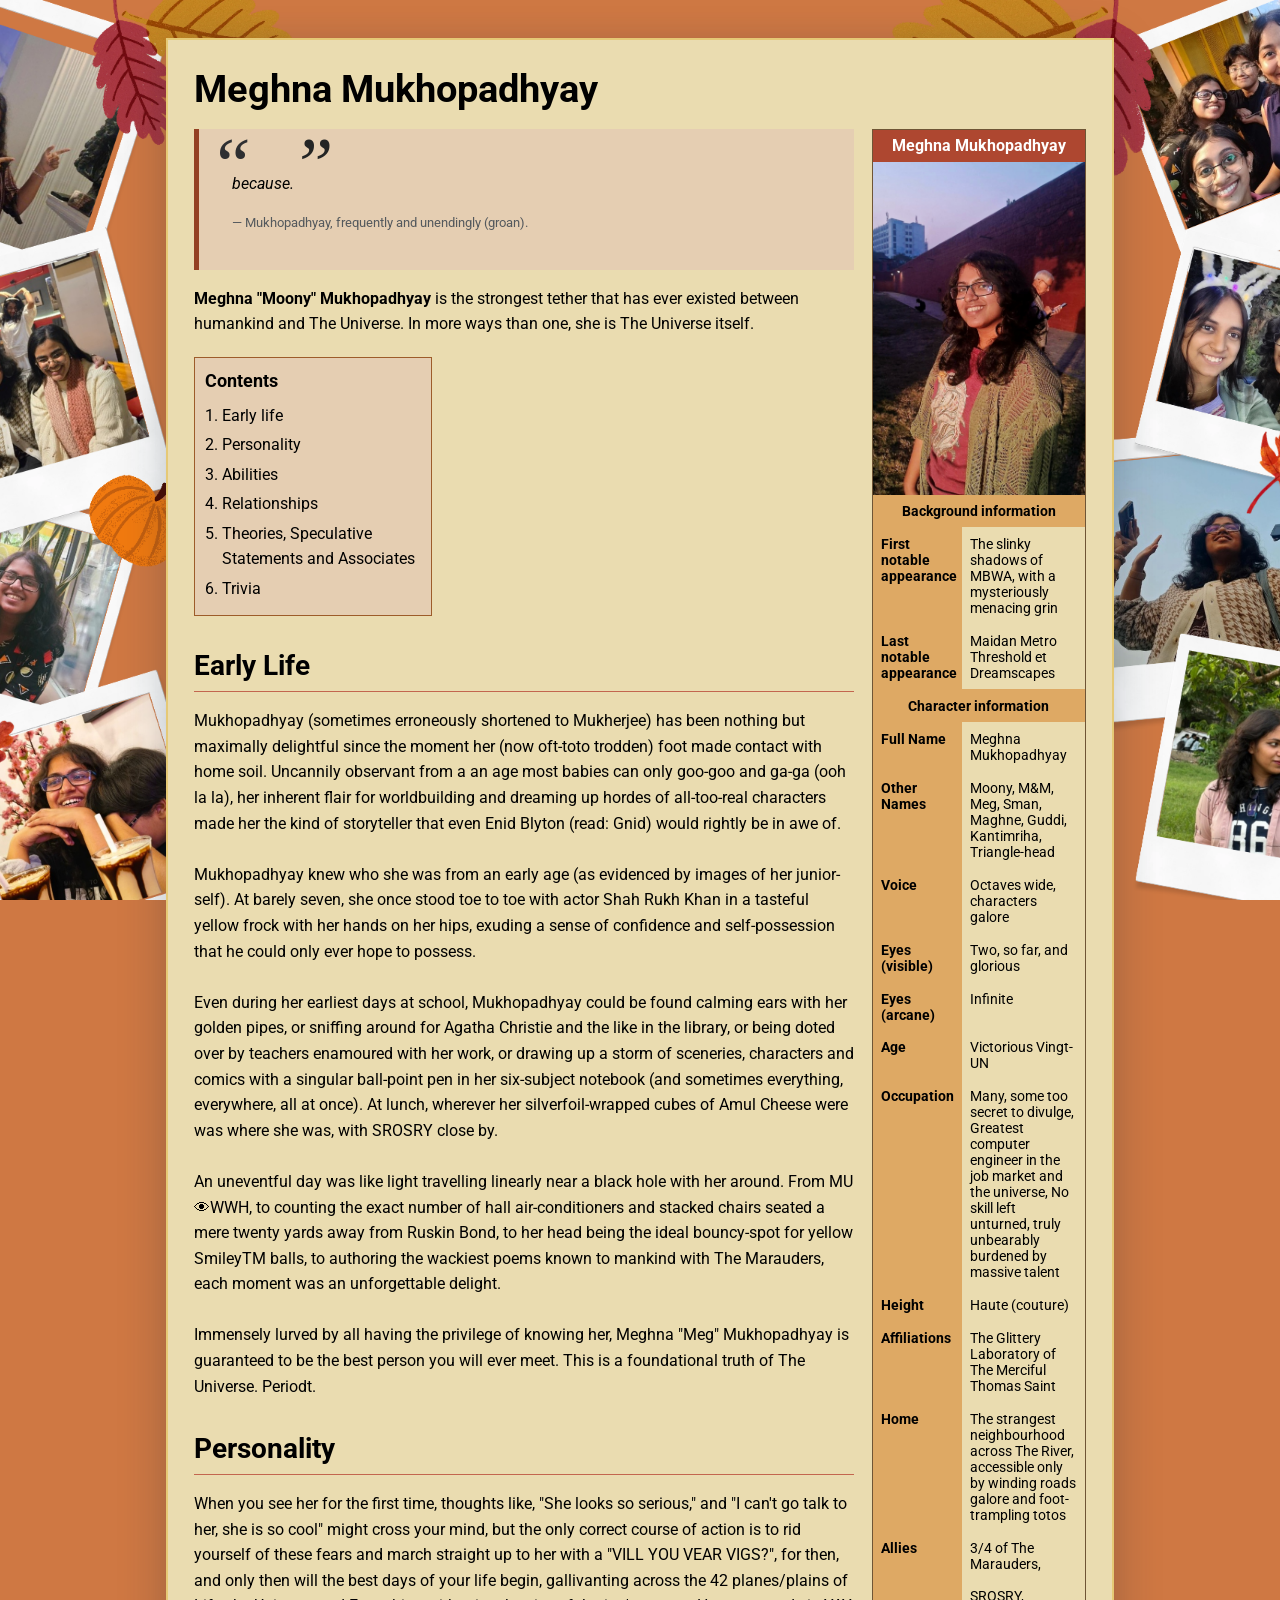
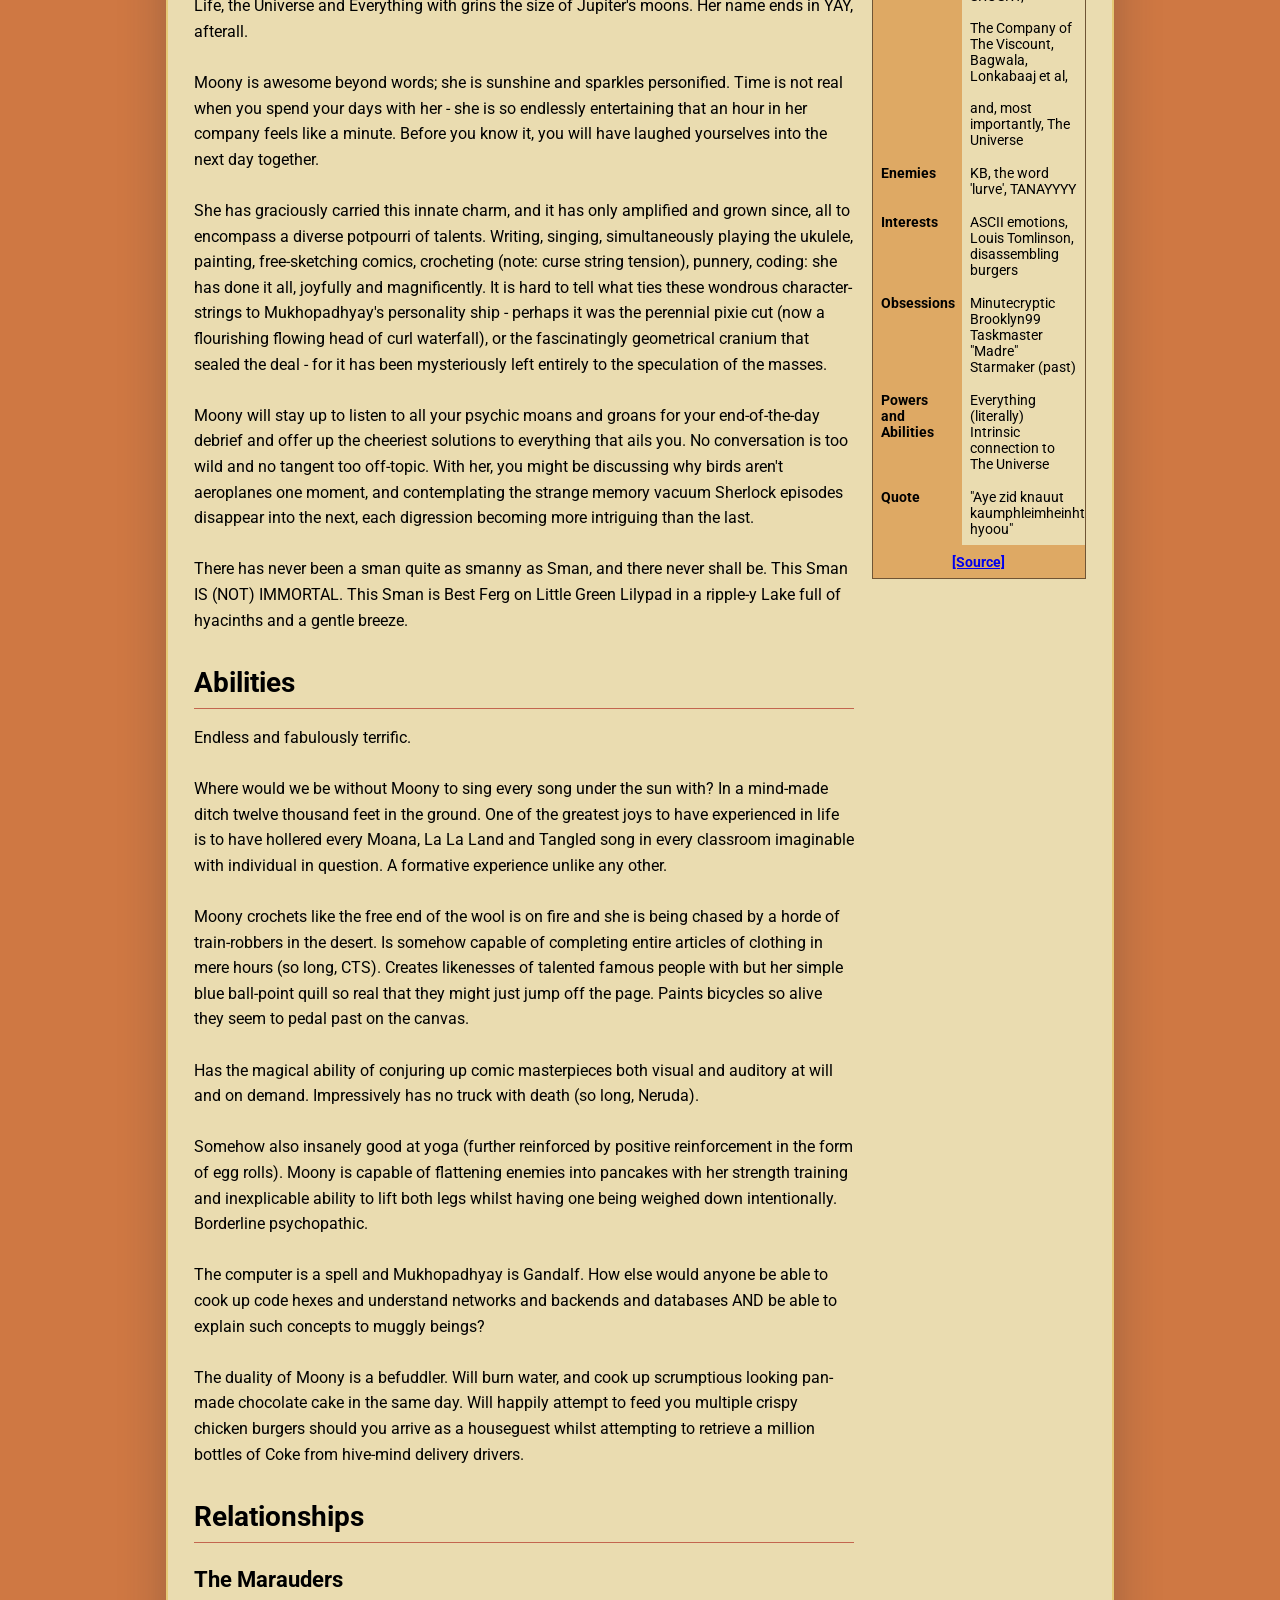
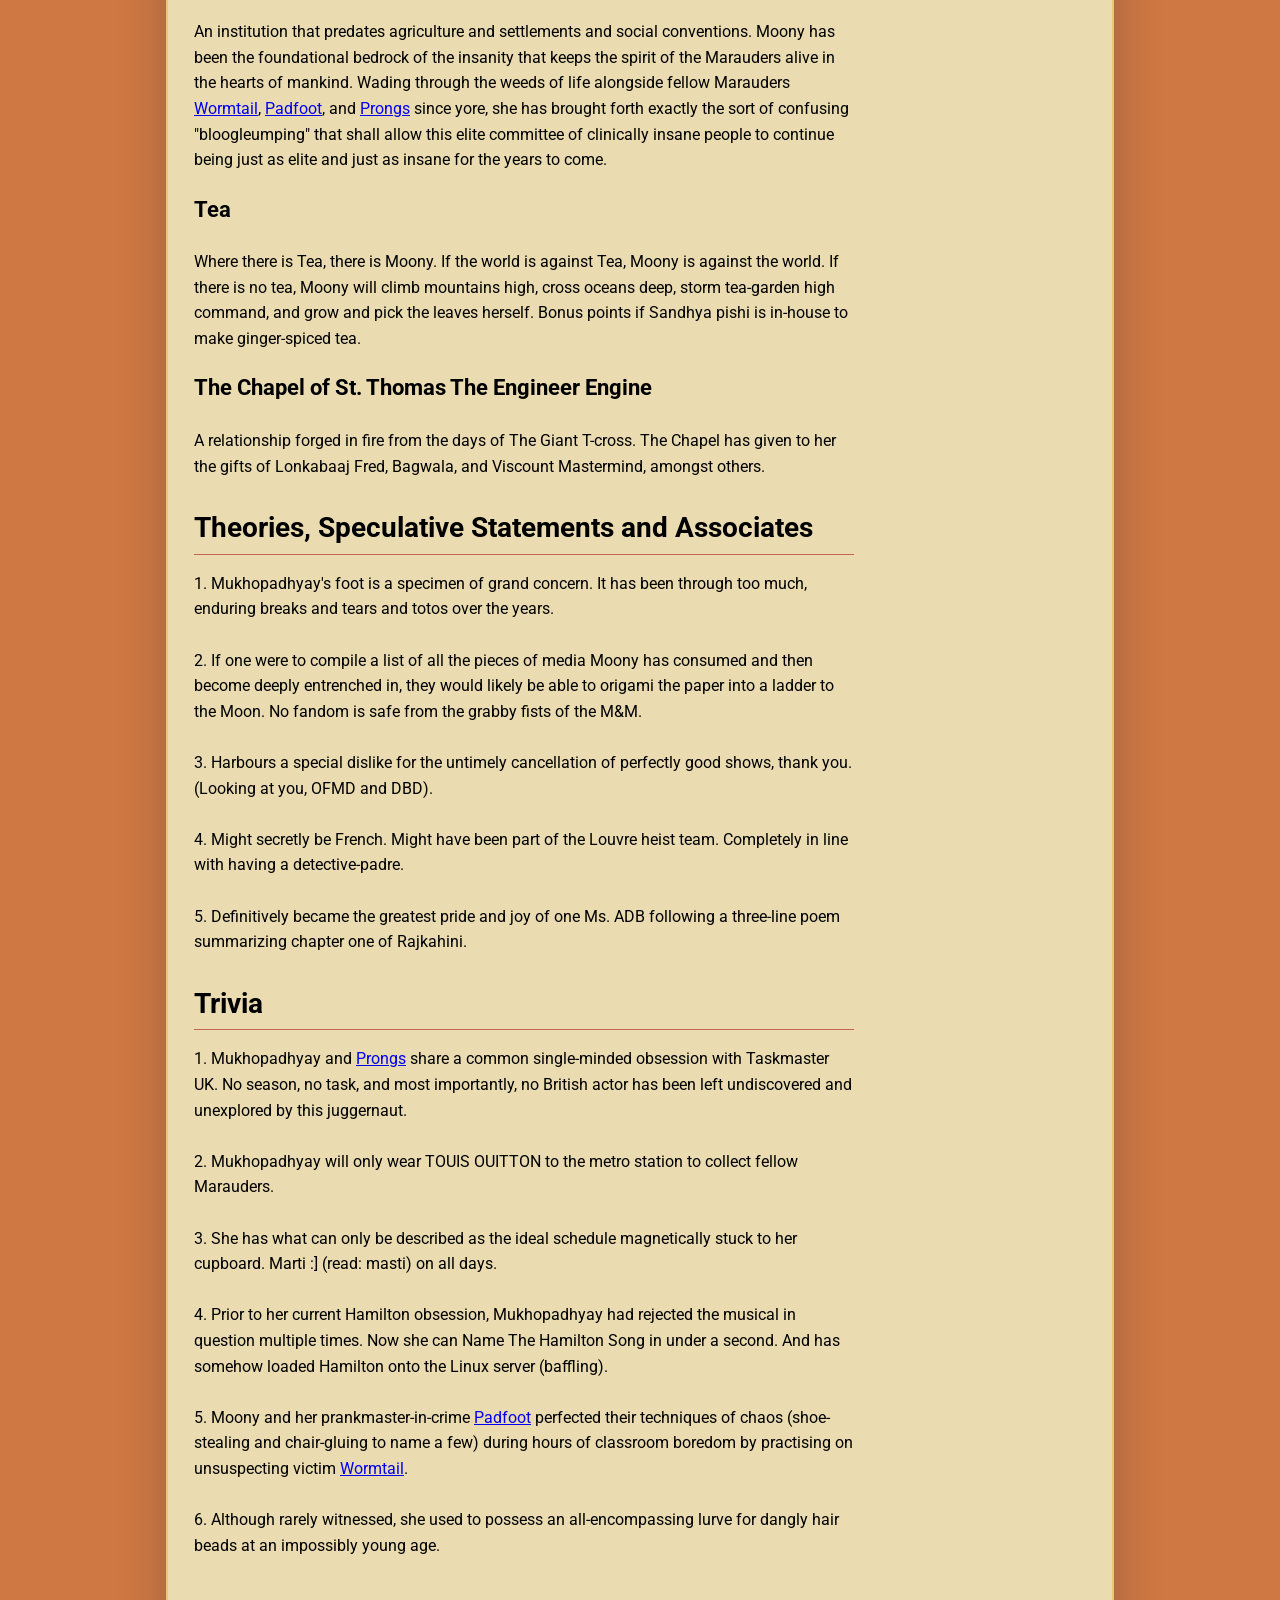
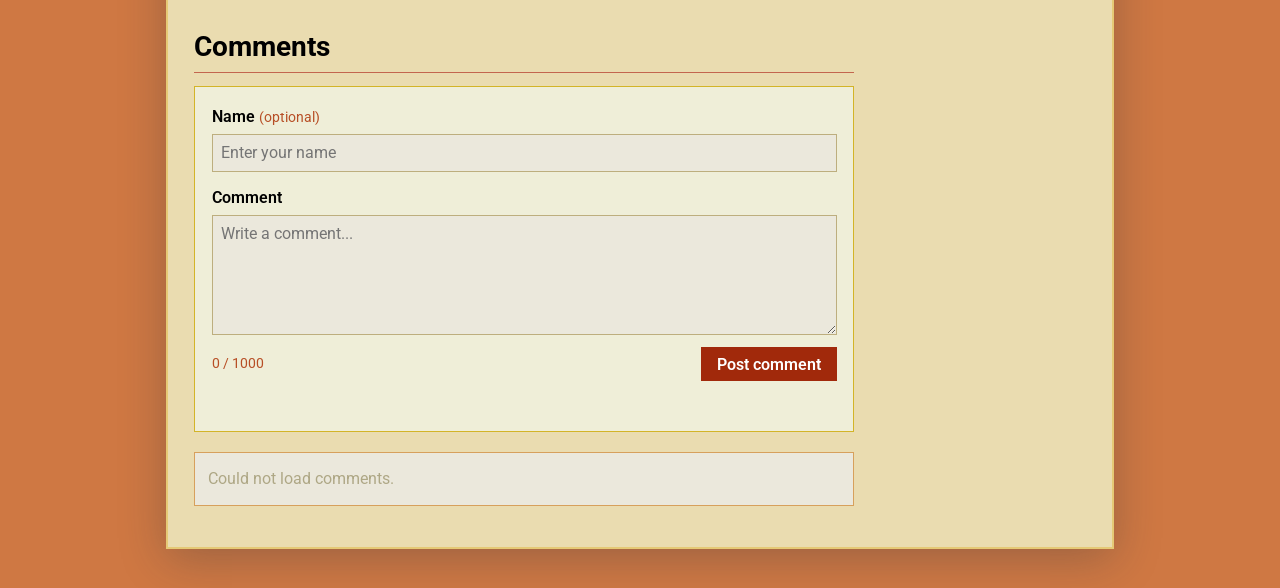
<file: index.html>
<!DOCTYPE html>
<html lang="en">
<head>
  <meta name="viewport" content="width=device-width, initial-scale=1.0">
  <meta charset="UTF-8">
  <title>Meghna Wiki</title>
  <link rel="stylesheet" href="style.css">
  <link rel="stylesheet" href="comments.css">
  <link rel="preconnect" href="https://fonts.googleapis.com">
  <link rel="preconnect" href="https://fonts.gstatic.com" crossorigin>
  <link href="https://fonts.googleapis.com/css2?family=Roboto:wght@400;500;700&display=swap" rel="stylesheet">
<link rel="stylesheet" href="style.css">

</head> 
<body>

<div class="page-bg">

  <div class="page-container">

    <h1 class="page-title">Meghna Mukhopadhyay</h1>

    <div class="page-layout">
      


      <!-- LEFT COLUMN -->
      <div class="main-content">
      <div class="quote-wiki">
      <p>because.</p>
      <span class="quote-source">— Mukhopadhyay, frequently and unendingly (groan).</span>
      </div>

        <p>
          <strong>Meghna "Moony" Mukhopadhyay</strong> is the strongest tether that has ever existed between humankind and The Universe. In more ways than 
          one, she is The Universe itself. 
        </p>

        <p>
        </p>

        <!-- CONTENTS -->
        <div class="contents-box">
          <div class="contents-title">Contents</div>
          <ol>
            <li>Early life</li>
            <li>Personality</li>
            <li>Abilities</li>
            <li>Relationships </li> 
            <li>Theories, Speculative Statements and Associates</li> 
            <li>Trivia</li>
          </ol>
        </div>

        <!-- ACTUAL CONTENT SECTIONS -->
        <h2>Early Life</h2>
        <p>
        
          Mukhopadhyay (sometimes erroneously shortened to Mukherjee) has been nothing but maximally delightful since the moment her (now oft-toto 
          trodden) foot made contact with home soil. Uncannily observant from a an age most babies can only goo-goo and ga-ga (ooh la la), her inherent
          flair for worldbuilding and dreaming up hordes of all-too-real characters made her the kind of storyteller that even Enid Blyton (read: Gnid) 
          would rightly be in awe of. 
          <br><br>
          Mukhopadhyay knew who she was from an early age (as evidenced by images of her junior-self). At barely seven, she once stood toe to toe with 
          actor Shah Rukh Khan in a tasteful yellow frock with her hands on her hips, exuding a sense of confidence and self-possession that he could 
          only ever hope to possess. 
          <br><br>
          Even during her earliest days at school, Mukhopadhyay could be found calming ears with her golden pipes, or sniffing around for Agatha Christie 
          and the like in the library, or being doted over by teachers enamoured with her work, or drawing up a storm of sceneries, characters and comics 
          with a singular ball-point pen in her six-subject notebook (and sometimes everything, everywhere, all at once). 
          At lunch, wherever her silverfoil-wrapped cubes of Amul Cheese were was where she was, with SROSRY close by. 
          <br><br>
          An uneventful day was like light travelling linearly near a black hole with her around. From MU👁WWH, to counting the exact number of hall air-conditioners 
          and stacked chairs seated a mere twenty yards away from Ruskin Bond, to her head being the ideal bouncy-spot for yellow SmileyTM balls, to authoring
          the wackiest poems known to mankind with The Marauders, each moment was an unforgettable delight. 
          <br><br>
          Immensely lurved by all having the privilege of knowing her, Meghna "Meg" Mukhopadhyay is guaranteed to be the best person you will ever meet. 
          This is a foundational truth of The Universe. Periodt.
        </p>

        <h2>Personality</h2>
        <p>
          When you see her for the first time, thoughts like, "She looks so serious," and "I can't go talk to her, she is so cool" might cross your mind, 
          but the only correct course of action is to rid yourself of these fears and march straight up to her with a "VILL YOU VEAR VIGS?", for then, and 
          only then will the best days of your life begin, gallivanting across the 42 planes/plains of Life, the Universe and Everything with grins the size
          of Jupiter's moons. Her name ends in YAY, afterall. 
          <br><br>
          Moony is awesome beyond words; she is sunshine and sparkles personified. Time is not real when you spend your days with her - she is so endlessly 
          entertaining that an hour in her company feels like a minute. Before you know it, you will have laughed yourselves into the next day together. 
          <br><br>
          She has graciously carried this innate charm, and it has only amplified and grown since, all to encompass a diverse potpourri of talents. Writing, 
          singing, simultaneously playing the ukulele, painting, free-sketching comics, crocheting (note: curse string tension), punnery, coding: 
          she has done it all, joyfully and magnificently. It is hard to tell what ties these wondrous character-strings to Mukhopadhyay's personality ship - perhaps it was the 
          perennial pixie cut (now a flourishing flowing head of curl waterfall), or the fascinatingly geometrical cranium that sealed the deal - for it 
          has been mysteriously left entirely to the speculation of the masses. 
          <br><br>
          Moony will stay up to listen to all your psychic moans and groans for your end-of-the-day debrief and offer up the cheeriest solutions to everything that
          ails you. No conversation is too wild and no tangent too off-topic. With her, you might be discussing why birds aren't aeroplanes one moment, and 
          contemplating the strange memory vacuum Sherlock episodes disappear into the next, each digression becoming more intriguing than the last.
          <br><br>
          There has never been a sman quite as smanny as Sman, and there never shall be. This Sman IS (NOT) IMMORTAL. This Sman is Best Ferg on 
          Little Green Lilypad in a ripple-y Lake full of hyacinths and a gentle breeze. 
          
        </p>

        <h2>Abilities</h2>
        <p>
          Endless and fabulously terrific.
          <br><br>
          Where would we be without Moony to sing every song under the sun with? In a mind-made ditch twelve thousand feet in the ground. One of the 
          greatest joys to have experienced in life is to have hollered every Moana, La La Land and Tangled song in every classroom imaginable with
          individual in question. A formative experience unlike any other.
          <br><br>
          Moony crochets like the free end of the wool is on fire and she is being chased by a horde of train-robbers in the desert. Is somehow capable of 
          completing entire articles of clothing in mere hours (so long, CTS).
          Creates likenesses of talented famous people with but her simple blue ball-point quill so real that they might just jump off the page. Paints bicycles so
          alive they seem to pedal past on the canvas. 
          <br><br>
          Has the magical ability of conjuring up comic masterpieces both visual and auditory at will and on demand. 
          Impressively has no truck with death (so long, Neruda). 
          <br><br>
          Somehow also insanely good at yoga (further reinforced by positive reinforcement in the form of egg rolls). Moony is capable of flattening 
          enemies into pancakes with her strength training and inexplicable ability to lift both legs whilst having one being weighed down intentionally.
          Borderline psychopathic.
          <br><br>
          The computer is a spell and Mukhopadhyay is Gandalf. How else would anyone be able to cook up code hexes and understand networks and backends
          and databases AND be able to explain such concepts to muggly beings?
          <br><br>
          The duality of Moony is a befuddler. Will burn water, and cook up scrumptious looking pan-made chocolate cake in the same day. Will happily 
          attempt to feed you multiple crispy chicken burgers should you arrive as a houseguest whilst attempting to retrieve a million bottles of Coke
          from hive-mind delivery drivers. 
        </p>

        <h2>Relationships</h2>
        <h3>
          The Marauders
        </h3>
        <p>
            An institution that predates agriculture and settlements and social conventions. Moony has been the foundational bedrock of the insanity that
            keeps the spirit of the Marauders alive in the hearts of mankind. Wading through the weeds of life alongside fellow Marauders <a href="https://wiki-pearl-nine.vercel.app">Wormtail</a>, 
            <a href="https://nay-wiki.vercel.app/">Padfoot</a>, and  <a href="https://pragya-wiki.vercel.app/">Prongs</a> since yore, she has brought
            forth exactly the sort of confusing "bloogleumping" that shall allow this elite committee of clinically insane people to continue being just as elite and 
            just as insane for the years to come.

        </p>

        <h3>Tea</h3>
        <p>Where there is Tea, there is Moony. If the world is against Tea, Moony is against the world. If there is no tea, Moony will climb 
            mountains high, cross oceans deep, storm tea-garden high command, and grow and pick the leaves herself. 
            Bonus points if Sandhya pishi is in-house to make ginger-spiced tea. 
        </p>

        <h3>The Chapel of St. Thomas The Engineer Engine</h3>
        <P>
            A relationship forged in fire from the days of The Giant T-cross. The Chapel has given to her the gifts of Lonkabaaj Fred, Bagwala, 
            and Viscount Mastermind, amongst others. 
        </P>

        <h2>Theories, Speculative Statements and Associates</h2>
        <p>
          1. Mukhopadhyay's foot is a specimen of grand concern. It has been through too much, enduring breaks and tears and totos over the years. 
          <br><br>
          2. If one were to compile a list of all the pieces of media Moony has consumed and then become deeply entrenched in, they would likely be
          able to origami the paper into a ladder to the Moon. No fandom is safe from the grabby fists of the M&M. 
          <br><br>
          3. Harbours a special dislike for the untimely cancellation of perfectly good shows, thank you. (Looking at you, OFMD and DBD).
          <br><br>
          4. Might secretly be French. Might have been part of the Louvre heist team. Completely in line with having a detective-padre.
          <br><br>
          5. Definitively became the greatest pride and joy of one Ms. ADB following a three-line poem summarizing chapter one of Rajkahini. 
        </p>

        <h2>Trivia</h2>
        <p>
          1. Mukhopadhyay and <a href="https://pragya-wiki.vercel.app/">Prongs</a> share a common single-minded obsession with Taskmaster UK. 
          No season, no task, and most importantly, no British actor has been left undiscovered and unexplored by this juggernaut.
          <br><br>
          2. Mukhopadhyay will only wear TOUIS OUITTON to the metro station to collect fellow Marauders.
          <br><br>
          3. She has what can only be described as the ideal schedule magnetically stuck to her cupboard. Marti :] (read: masti) on all days.
          <br><br>
          4. Prior to her current Hamilton obsession, Mukhopadhyay had rejected the musical in question multiple times. Now she can Name The Hamilton Song in under a second. 
          And has somehow loaded Hamilton onto the Linux server (baffling).
          <br><br>
          5. Moony and her prankmaster-in-crime <a href="https://nay-wiki.vercel.app/">Padfoot</a> perfected their techniques of chaos (shoe-stealing
          and chair-gluing to name a few) during hours of classroom boredom by practising on unsuspecting victim <a href="https://wiki-pearl-nine.vercel.app">Wormtail</a>. 
          <br><br>
          6. Although rarely witnessed, she used to possess an all-encompassing lurve for dangly hair beads at an impossibly young age.
          <br><br>
        </p>

        <section class="comments-section">
        <h2>Comments</h2>

        <form id="comment-form" class="comment-form">
          <div class="comment-field">
            <label for="comment-name">
              Name <span class="optional-label">(optional)</span>
            </label>

            <input
              type="text"
              id="comment-name"
              name="username"
              maxlength="80"
              placeholder="Enter your name"
              autocomplete="name"
            />
          </div>

          <div class="comment-field">
            <label for="comment-text">Comment</label>

            <textarea
              id="comment-text"
              name="text"
              maxlength="1000"
              rows="5"
              placeholder="Write a comment..."
              required
            ></textarea>
          </div>

          <div class="comment-form-bottom">
            <span id="comment-character-count">0 / 1000</span>

            <button id="comment-submit-button" type="submit">
              Post comment
            </button>
          </div>

          <p id="comment-form-message" aria-live="polite"></p>
        </form>

        <div id="comments-list" class="comments-list">
          <p class="comments-status">Loading comments...</p>
        </div>
      </section>
      </div>
      <!-- INFOBOX -->
      <div class="infobox">

        <div class="infobox-header">Meghna Mukhopadhyay</div>

       <img src="sman.jpg" alt="Meghna Mukhopadhyay">

        <table>
           <tr class="infobox-section">
           <th colspan="2">Background information</th>
           </tr>

           <tr>
            <th>First notable appearance </th>
            <td>The slinky shadows of MBWA, with a mysteriously menacing grin</td>
          </tr>
          <tr>
            <th>Last notable appearance</th>
            <td>Maidan Metro Threshold et
                <br>Dreamscapes</td>
          </tr>

            <tr class="infobox-section">
            <th colspan="2">Character information</th>
            </tr>

          <tr>
            <th>Full Name</th>
            <td>Meghna Mukhopadhyay</td>
          </tr>

          <tr>
            <th>Other Names</th>
            <td>Moony, M&M, Meg, Sman, Maghne, Guddi, Kantimriha, Triangle-head</td>
          </tr>
          
          <tr>
            <th>Voice</th>
            <td>Octaves wide, characters galore</td>
          </tr>
          <tr>
            <th>Eyes (visible)</th>
            <td>Two, so far, and glorious</td>
          </tr>
          <tr>
            <th>Eyes (arcane)</th>
            <td>Infinite</td>
          </tr>
          <tr>
            <th>Age</th>
            <td>Victorious Vingt-UN</td>
          </tr>
          <tr>
            <th>Occupation</th>
            <td>Many, some too secret to divulge,
Greatest computer engineer in the job market and the universe,
No skill left unturned, truly unbearably burdened by massive talent</td>
          </tr>
          <tr>
            <th>Height</th>
            <td>Haute (couture)</td>
          </tr>
          <tr>
            <th>Affiliations</th>
            <td>The Glittery Laboratory of The Merciful Thomas Saint</td>
          </tr>
          <tr>
            <th>Home</th>
            <td>The strangest neighbourhood across The River, accessible only by winding roads galore and foot-trampling totos</td>
          </tr>
          <tr>
            <th>Allies</th>
            <td>3/4 of The Marauders, <br><br>SROSRY, <br><br>
The Company of The Viscount, Bagwala, Lonkabaaj et al,
<br><br> and, most importantly, The Universe</td>
          <tr>
            <th>Enemies</th>
            <td>
              KB, the word 'lurve', TANAYYYY
            </td>
          </tr>
          <tr>
            <th>Interests</th>
            <td>ASCII emotions, Louis Tomlinson, <br> disassembling burgers</td>
          </tr>
          <tr>
            <th>Obsessions</th>
            <td>Minutecryptic<br>Brooklyn99<br> Taskmaster <br> "Madre"
                <br>Starmaker (past)</td>
          </tr>
          <tr>
            <th>Powers and Abilities</th>
            <td>Everything (literally) <br>
            Intrinsic connection to The Universe</td>
          </tr> 
          <tr>
            <th>Quote</th>
            <td>"Aye zid knauut kaumphleimheinht hyoou"</td>
          </tr>
          <tr>
           <tr class="infobox-section">
            <th colspan="2"><a href="source.html">[Source]</a></th>
            </tr>
        </table>

      </div>
      
    </div>

  </div>

</div>
<script src="comments.js"></script>
</body>
</html>
</file>
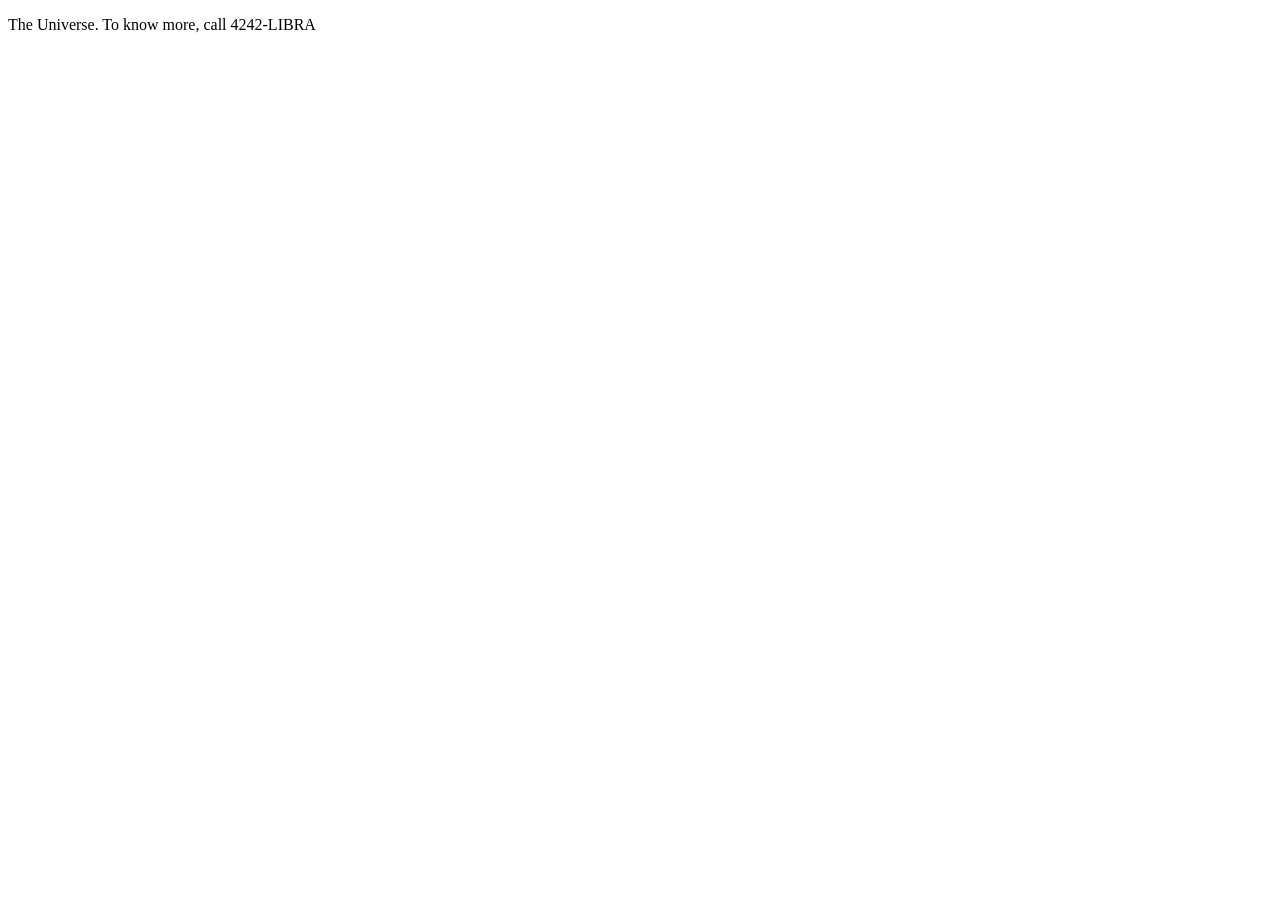
<file: source.html>
<!DOCTYPE html>
<html lang="en">
<head>
  <meta name="viewport" content="width=device-width, initial-scale=1.0">
  <meta charset="UTF-8">
  <title>Source</title>

</head> 
<body>

    <div><p>The Universe. To know more, call 4242-LIBRA</p></div>
</file>
<file: style.css>
* {
  box-sizing: border-box;
}

html,
body {
  margin: 0;
  width: 100%;
  min-height: 100%;
}

body {
  font-family: 'Roboto', sans-serif;
  font-size: 14px !important;

  background-image: url("background-collage.png");
  background-size: cover;
  background-position: center;
  background-attachment: fixed;
  background-repeat: no-repeat;
  background-color: #cf7843;
}

/* OUTER BACKGROUND AREA */
.page-bg {
  width: 100%;
  min-height: 100vh;

  /* Creates visible space outside the bordered page */
  padding: 3% 0;
}

/* ACTUAL WIKI PAGE */
.page-container {
  width: 74%;
  max-width: 1500px;
  min-height: 94vh;
  margin: 0 auto;
  padding: 2%;

  background-color: #EADCB0;

  /* Visible page boundary */
  border: 2px solid #e5c976;
  box-shadow: 0 10px 43px rgba(22, 42, 62, 0.28);
}

/* TITLE */
.page-title {
  margin: 0 0 2%;
  font-size: clamp(2rem, 3vw, 3.2rem);
  color: #000;
}

/* LAYOUT */
.page-layout {
  display: flex;
  align-items: flex-start;
  justify-content: space-between;
  gap: 2%;
  width: 100%;
}

/* LEFT CONTENT */
.main-content {
  width: 74%;
  min-width: 0;
  font-size: clamp(1rem, 1.25vw, 1.3rem);
  line-height: 1.6;
}

/* CONTENTS */
.contents-box {
  width: 36%;
  margin-top: 3%;
  padding: 1.5%;
  background-color: #e6ceb3f9;
  border: 1px solid #96521ee9;
}

.contents-title {
  margin-bottom: 3%;
  font-size: clamp(1.1rem, 1.4vw, 1.5rem);
  font-weight: bold;
}

.contents-box ol {
  margin: 0;
  padding-left: 8%;
}

.contents-box li {
  margin-bottom: 2%;
}

/* INFOBOX */
.infobox {
  width: 24%;
  flex-shrink: 0;
  background-color: #EADCB0;
  border: 1px solid #6f5535;
  font-size: clamp(0.85rem, 1vw, 1.05rem);
}

.infobox-header {
  padding: 3%;
  background-color: #ae4730;
  color: white;
  text-align: center;
  font-size: clamp(1rem, 1.15vw, 1.2rem);
  font-weight: bold;
}

  .infobox img {
  display: block !important;
    width: 100% !important;
    height: auto !important;
    max-width: 300px !important;
    min-height: 200px !important;
    object-fit: contain !important;}

/* INFOBOX TABLE */
.infobox table {
  width: 100%;
  border-collapse: collapse;
}

.infobox-section th {
  padding: 3%;
  background-color: #EADCB0;
  text-align: center !important;
  font-weight: bold;
}

.infobox th {
  width: 42%;
  padding: 4%;
  background-color: #dea964;
  text-align: left;
  vertical-align: top;
}

.infobox td {
  padding: 4%;
  vertical-align: top;
}

/* SECTION HEADINGS */
.main-content h2 {
  margin-top: 4%;
  margin-bottom: 2%;
  padding-bottom: 0.5%;
  border-bottom: 1px solid #c3664f;
  font-size: clamp(1.7rem, 2.2vw, 2.4rem);
}

.main-content h3 {
  margin-top: 3%;
  font-size: clamp(1.3rem, 1.7vw, 1.8rem);
}

/* QUOTE BOX */
.quote-wiki {
  position: relative;
  width: 100%;
  min-height: 11vw;
  padding: 4% 5% 3%;
  background-color: #e6ceb3f9;
  border-left: 0.4vw solid #944123;
  font-size: clamp(1rem, 1.2vw, 1.3rem);
  font-style: italic;
}

/* OPENING QUOTE */
.quote-wiki::before {
  content: "“";
  position: absolute;
  top: -1%;
  left: 1.5%;
  font-family: serif;
  font-size: clamp(4rem, 6vw, 6rem);
  line-height: 1;
  color: #2e2f31;
}

/* CLOSING QUOTE */
.quote-wiki::after {
  content: "”";
  position: absolute;
  top: -1%;
  left: 14%;
  font-family: serif;
  font-size: clamp(4rem, 6vw, 6rem);
  line-height: 1;
  color: #242525;
}

.quote-source {
  display: block;
  margin-top: 2%;
  font-size: clamp(0.8rem, 0.95vw, 1rem);
  font-style: normal;
  color: #54595d;
}

/* TABLET */
@media (max-width: 1000px) {
  .page-container {
    width: 88%;
  }

  .main-content {
    width: 70%;
  }

  .infobox {
    width: 28%;
  }

  .contents-box {
    width: 48%;
  }
}

/* MOBILE */
@media (max-width: 750px) {
  body {
    background-attachment: scroll;
  }

  .page-bg {
    padding: 3%;
  }

  .page-container {
    width: 100%;
    min-height: 100vh;
    padding: 4%;
  }

  .page-layout {
    display: flex;
    flex-direction: column;
    gap: 2rem;
  }

  /* INFOBOX APPEARS FIRST ON MOBILE */
  .infobox {
    order: 1;
    width: 100%;
  }

  /* MAIN ARTICLE APPEARS AFTER INFOBOX */
  .main-content {
    order: 2;
    width: 100%;
  }

  .contents-box {
    width: 100%;
  }

  .quote-wiki {
    min-height: auto;
    padding: 3.5rem 1.5rem 1.5rem;
    border-left-width: 5px;
  }

  .quote-wiki::before {
    left: 1rem;
  }

  .quote-wiki::after {
    left: 5.5rem;
  }
  .infobox-image {
    width: 100%;
    text-align: center;
    background: #EADCB0;
    padding: 10px;
}

.infobox-image img {
    display: block;
    width: 100%;
    height: auto;
    max-width: 300px;
    margin: 0 auto;
}
</file>
<file: comments.css>
.comments-section {
  width: 100%;
  margin-top: 6%;
}

.comment-form {
  width: 100%;
  padding: 2.5%;
  background-color: #efeed8;
  border: 1px solid #d3b428;
}

.comment-field {
  margin-bottom: 2%;
}

.comment-field label {
  display: block;
  margin-bottom: 0.7%;
  font-weight: 600;
}

.optional-label {
  color: #b74e25;
  font-size: 0.85em;
  font-weight: 400;
}

.comment-field input,
.comment-field textarea {
  display: block;
  width: 100%;
  padding: 1.4%;
  border: 1px solid #bdae7e;
  background-color: #ebe8dc;
  color: #29242e;
  font-family: inherit;
  font-size: 1rem;
}

.comment-field textarea {
  min-height: 120px;
  resize: vertical;
}

.comment-field input:focus,
.comment-field textarea:focus {
  outline: 2px solid #c3664f;
  outline-offset: 1px;
  border-color: transparent;
}

.comment-form-bottom {
  display: flex;
  align-items: center;
  justify-content: space-between;
  gap: 2%;
}

#comment-character-count {
  color: #b74e25;
  font-size: 0.9rem;
}

#comment-submit-button {
  padding: 1.2% 2.5%;
  border: 0;
  background-color: #a1290b;
  color: white;
  font-family: inherit;
  font-size: 1rem;
  font-weight: 600;
  cursor: pointer;
}

#comment-submit-button:hover {
  background-color: #621705;
}

#comment-submit-button:disabled {
  cursor: not-allowed;
  opacity: 0.6;
}

#comment-form-message {
  min-height: 1.5em;
  margin: 1.5% 0 0;
}

.comments-list {
  margin-top: 3%;
}

.comment-card {
  position: relative;
  margin-bottom: 2%;
  padding: 2.2% 5% 2.2% 2.2%;
  background-color: #eee894;
  border: 1px solid #c3664f;
  border-left: 0.4rem solid #d2814e;
}

.comment-header {
  display: flex;
  align-items: baseline;
  flex-wrap: wrap;
  gap: 1%;
  margin-bottom: 1%;
}

.comment-author {
  font-weight: 700;
}

.comment-date {
  color: #b74e25;
  font-size: 0.82rem;
}

.comment-text {
  margin: 0;
  white-space: pre-wrap;
  overflow-wrap: anywhere;
}

/* DELETE CROSS */
.comment-delete-button {
  position: absolute;
  top: 7%;
  right: 1.5%;
  display: flex;
  align-items: center;
  justify-content: center;
  width: 2rem;
  height: 2rem;
  padding: 0;
  border: 0;
  border-radius: 50%;
  background: transparent;
  color: #526678;
  font-family: Arial, sans-serif;
  font-size: 1.5rem;
  line-height: 1;
  cursor: pointer;
}

.comment-delete-button:hover {
  background-color: #eaeddc;
  color: #9b2f2f;
}

.comment-delete-button:disabled {
  cursor: wait;
  opacity: 0.45;
}

.comments-status {
  padding: 2%;
  background-color: #ebe8dc;
  border: 1px solid #d7a05c;
  color: #aea785;
}

@media (max-width: 750px) {
  .comment-form {
    padding: 4%;
  }

  .comment-field {
    margin-bottom: 4%;
  }

  .comment-field input,
  .comment-field textarea {
    padding: 3%;
  }

  .comment-form-bottom {
    align-items: flex-end;
  }

  #comment-submit-button {
    padding: 3% 5%;
  }

  .comment-card {
    padding: 4% 13% 4% 4%;
  }

  .comment-delete-button {
    top: 4%;
    right: 3%;
  }
}
</file>
